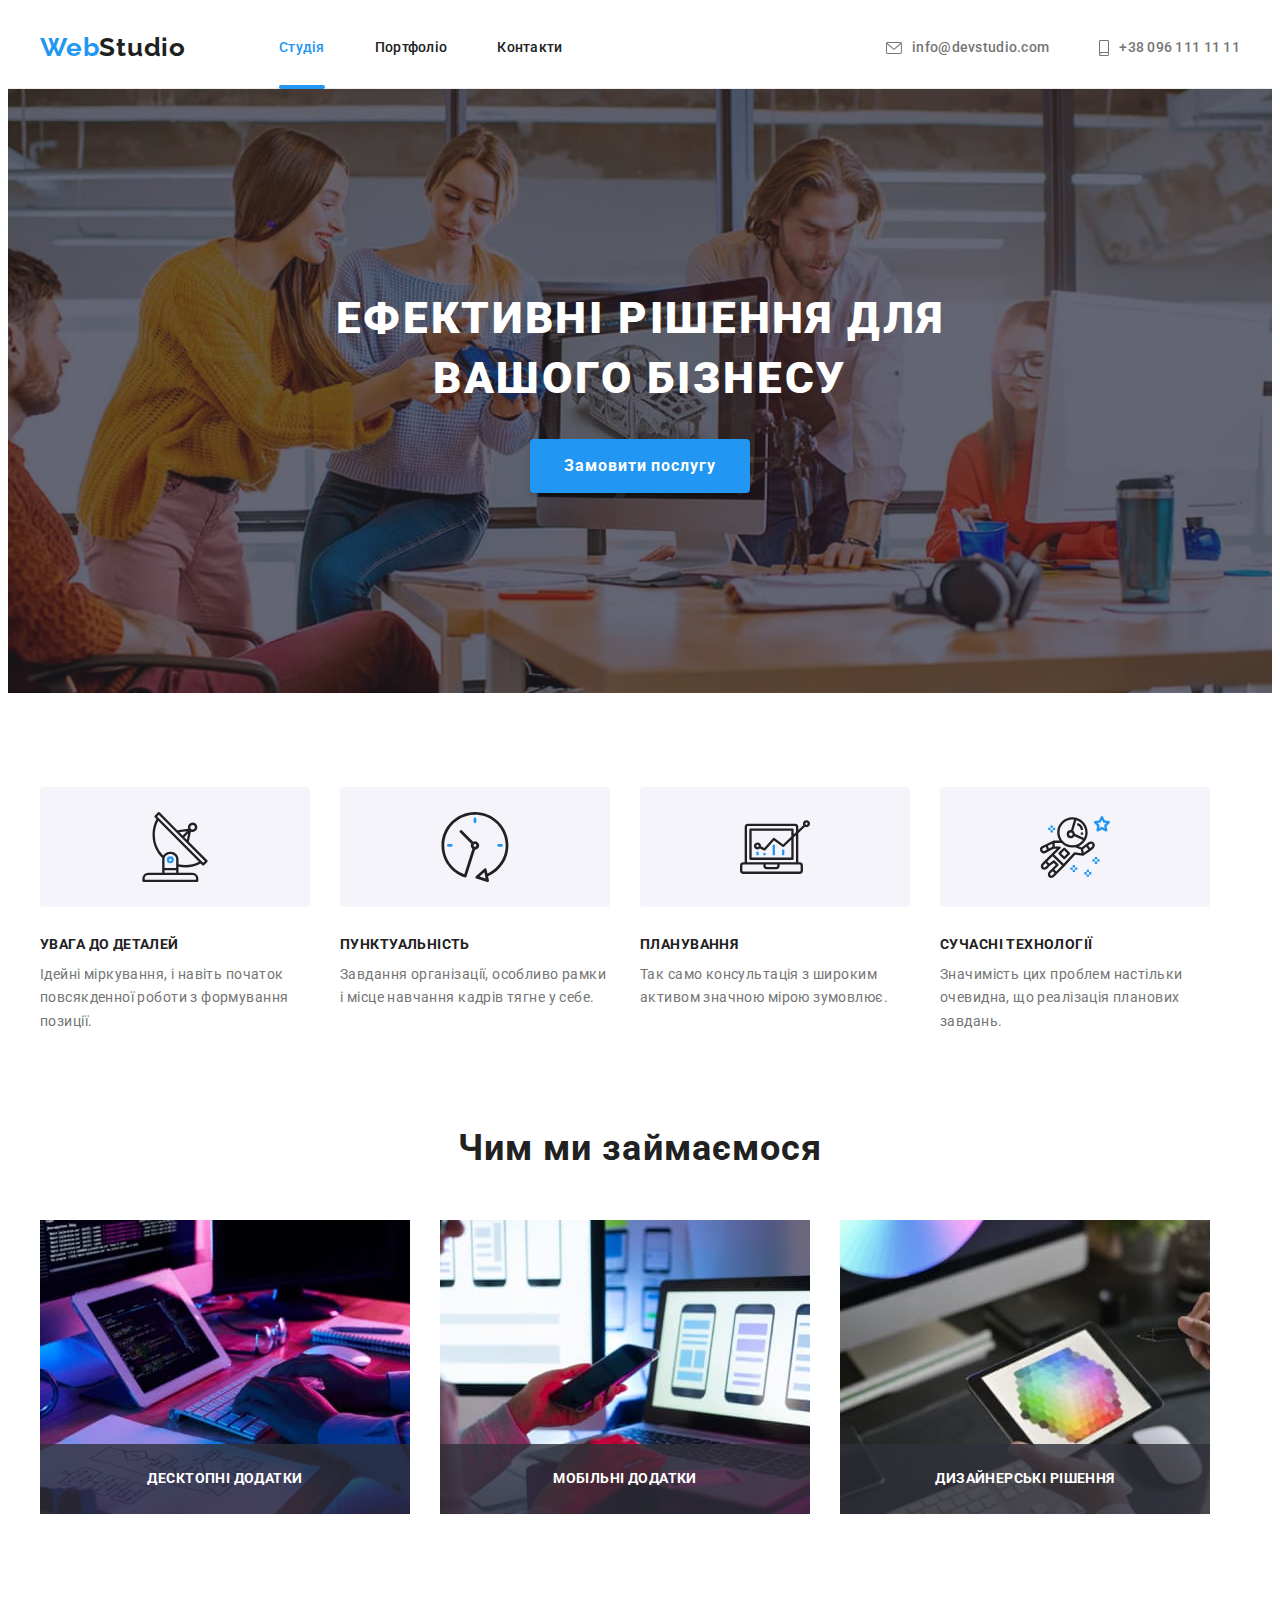
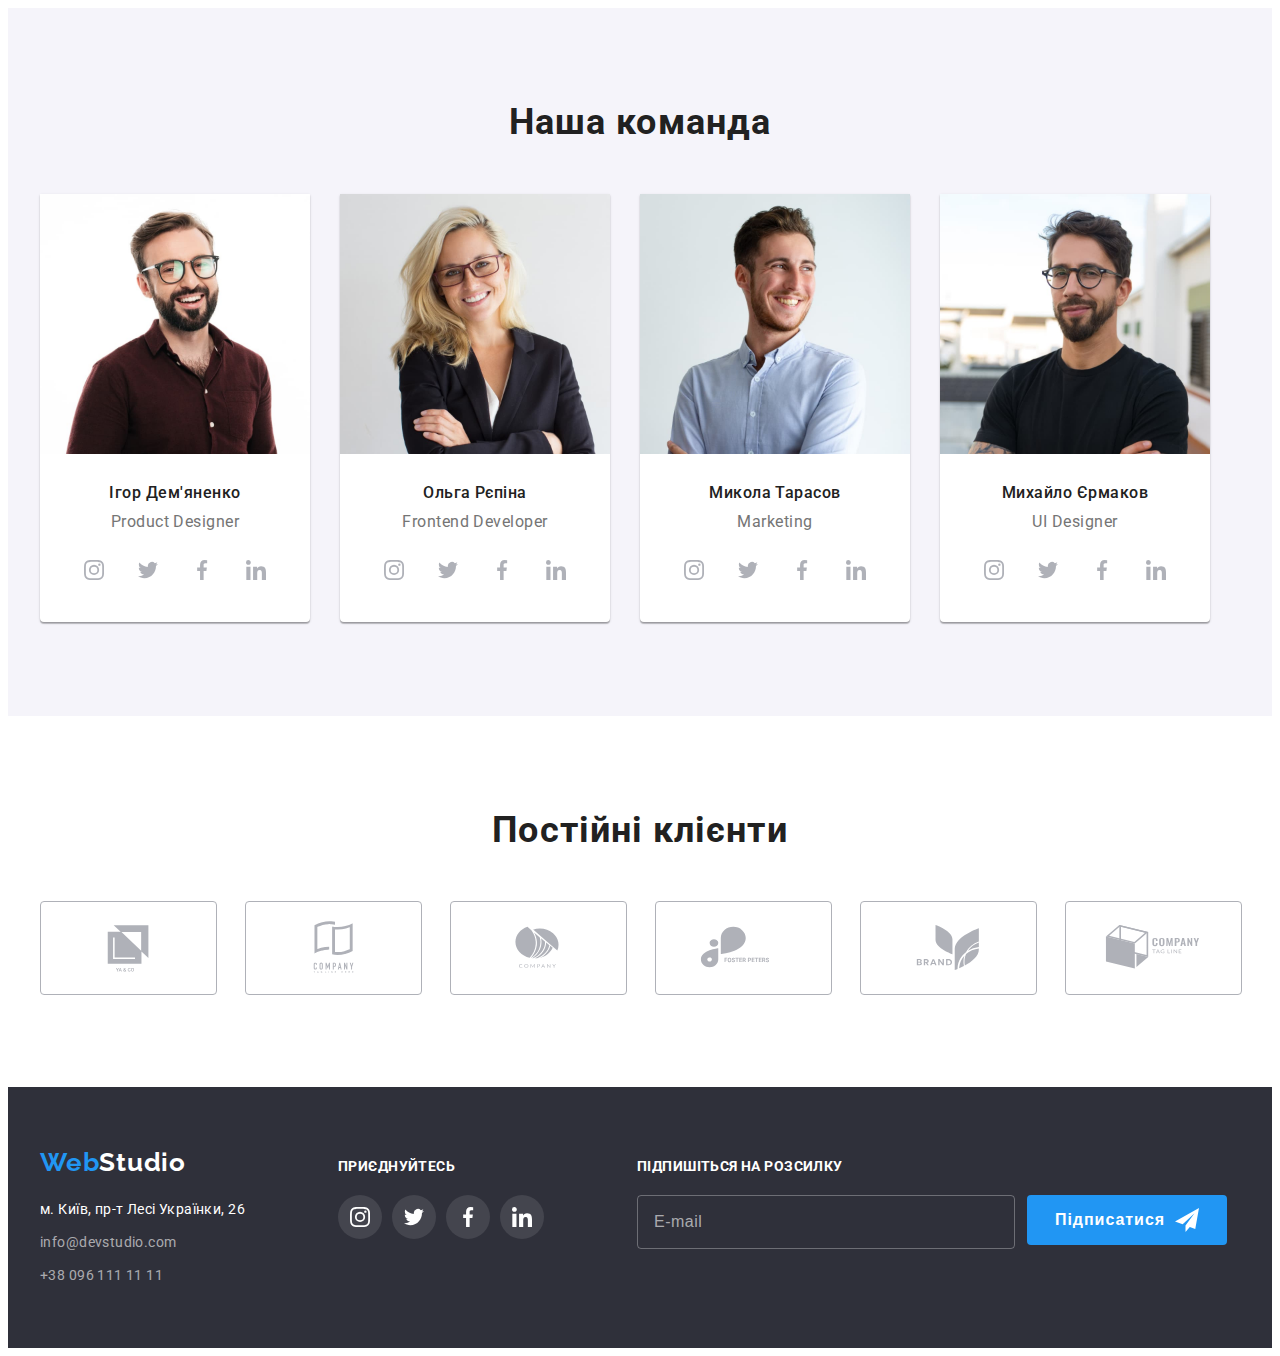
<file: index.html>
<!DOCTYPE html>
<html lang="uk">
  <head>
    <meta charset="UTF-8" />
    <meta http-equiv="X-UA-Compatible" content="IE=edge" />
    <meta name="viewport" content="width=device-width, initial-scale=1.0" />
    <title>studio</title>
    <link rel="preconnect" href="https://fonts.googleapis.com" />
    <link rel="preconnect" href="https://fonts.gstatic.com" crossorigin />
    <link
      href="https://fonts.googleapis.com/css2?family=Raleway:wght@700&family=Roboto:wght@400;500;700;900&display=swap"
      rel="stylesheet"
    />
    <link
      rel="stylesheet"
      href="https://cdnjs.cloudflare.com/ajax/libs/modern-normalize/1.1.0/modern-normalize.min.css"
      integrity="sha512-wpPYUAdjBVSE4KJnH1VR1HeZfpl1ub8YT/NKx4PuQ5NmX2tKuGu6U/JRp5y+Y8XG2tV+wKQpNHVUX03MfMFn9Q=="
      crossorigin="anonymous"
      referrerpolicy="no-referrer"
    />

    <link rel="stylesheet" href="./css/main.min.css" />
  </head>
  <body>
    <header class="heder">
      <!-- головна навігація -->
      <div class="container heder__container">
        <nav class="navigation">
          <a href="./index.html" class="navigation__title"
            ><span class="logo">Web</span>Studio</a
          >
          <ul class="menu list">
            <li class="menu__item">
              <a href="./index.html" class="menu__link current">Студія</a>
            </li>
            <li class="menu__item">
              <a href="./portfolio.html" class="menu__link">Портфоліо</a>
            </li>
            <li class="menu__item">
              <a href="" class="menu__link">Контакти</a>
            </li>
          </ul>
        </nav>
        <ul class="connect header__connect list">
          <li>
            <a href="mailto:info@devstudio.com" class="connect__link">
              <svg class="icon__mail" width="16" height="12">
                <use href="./imges/icons.svg#envelope-hover-1"></use>
              </svg>
              info@devstudio.com
            </a>
          </li>
          <li>
            <a href="tel:+380961111111" class="connect__link">
              <svg class="icon__tell" width="10" height="16">
                <use href="./imges/icons.svg#smartphone"></use>
              </svg>
              +38 096 111 11 11
            </a>
          </li>
        </ul>
      </div>
    </header>
    <main>
      <!-- секція герой -->
      <section class="hero">
        <div class="container hero__container">
          <h1 class="hero__title">Ефективні рішення для вашого бізнесу</h1>
          <button
            type="button"
            name="Замовити послугу"
            class="hero__button"
            data-modal-open
          >
            Замовити послугу
          </button>
        </div>
      </section>
      <!-- секція особливості -->
      <section class="section features">
        <div class="container features__container">
          <h2 class="visually-hidden">Особливості</h2>
          <ul class="list features__list">
            <li class="features__item">
              <div class="wrapper features__wrapper">
                <svg class="features__icon" width="70" height="70">
                  <use href="./imges/icons.svg#antenna-1"></use>
                </svg>
              </div>
              <h3 class="section-subtitle features__title">
                УВАГА ДО ДЕТАЛЕЙ
              </h3>
              <p class="features__text">
                Ідейні міркування, і навіть початок повсякденної роботи з
                формування позиції.
              </p>
            </li>
            <li class="features__item">
              <div class="wrapper features__wrapper">
                <svg class="features__icon" width="70" height="70">
                  <use href="./imges/icons.svg#clock-1"></use>
                </svg>
              </div>
              <h3 class="section-subtitle features__title">
                ПУНКТУАЛЬНІСТЬ
              </h3>
              <p class="features__text">
                Завдання організації, особливо рамки і місце навчання кадрів
                тягне у себе.
              </p>
            </li>
            <li class="features__item">
              <div class="wrapper features__wrapper">
                <svg class="features__icon" width="70" height="70">
                  <use href="./imges/icons.svg#diagram-1"></use>
                </svg>
              </div>
              <h3 class="section-subtitle features__title">ПЛАНУВАННЯ</h3>
              <p class="features__text">
                Так само консультація з широким активом значною мірою зумовлює.
              </p>
            </li>
            <li class="features__item">
              <div class="wrapper features__wrapper">
                <svg class="features__icon" width="70" height="70">
                  <use href="./imges/icons.svg#astronaut-1"></use>
                </svg>
              </div>
              <h3 class="section-subtitle features__title">
                СУЧАСНІ ТЕХНОЛОГІЇ
              </h3>
              <p class="features__text">
                Значимість цих проблем настільки очевидна, що реалізація
                планових завдань.
              </p>
            </li>
          </ul>
        </div>
      </section>
      <!-- секція чим займаємось -->
      <section class="section picture">
        <div class="container">
          <h2 class="section-title picture__title">Чим ми займаємося</h2>
          <ul class="list picture-list">
            <li>
              <div class="picture-list__item">
                <img
                  src="./imges/desktop_applications.jpg"
                  alt="десктопні додатки"
                  width="370"
                  height="294"
                />
                <p class="picture-list__text">Десктопні додатки</p>
              </div>
            </li>
            <li>
              <div class="picture-list__item">
                <img
                  src="./imges/mobile_applications.jpg"
                  alt="мобільні додатки"
                  width="370"
                  height="294"
                />
                <p class="picture-list__text">Мобільні додатки</p>
              </div>
            </li>
            <li>
              <div class="picture-list__item">
                <img
                  src="./imges/design_solutions.jpg"
                  alt="дизайнерські рішення"
                  width="370"
                  height="294"
                />
                <p class="picture-list__text">Дизайнерські рішення</p>
              </div>
            </li>
          </ul>
        </div>
      </section>
      <!-- секція наша команда -->
      <section class="section people-list">
        <div class="container">
          <h2 class="section-title people-list__title">Наша команда</h2>
          <ul class="list people__items">
            <li class="people__card">
              <img src="./imges/igor.jpg" alt="Ігор" width="270" height="260" />
              <div class="people__wrap">
                <h3 class="people__name">Ігор Дем'яненко</h3>
                <p class="people__subtitle">Product Designer</p>
                <ul class="soc-list list">
                  <li class="soc-list__items">
                    <a
                      href=""
                      class="soc-list__link link"
                      target="_blank"
                      rel="noopener"
                    >
                      <svg class="soc-list__icon" width="20" height="20">
                        <use href="./imges/icons.svg#instagram-2"></use>
                      </svg>
                    </a>
                  </li>
                  <li class="soc-list__items">
                    <a
                      href=""
                      class="soc-list__link link"
                      target="_blank"
                      rel="noopener"
                    >
                      <svg class="soc-list__icon" width="20" height="20">
                        <use href="./imges/icons.svg#twitter-1"></use>
                      </svg>
                    </a>
                  </li>
                  <li class="soc-list__items">
                    <a
                      href=""
                      class="soc-list__link link"
                      target="_blank"
                      rel="noopener"
                    >
                      <svg class="soc-list__icon" width="20" height="20">
                        <use href="./imges/icons.svg#facebook-1"></use>
                      </svg>
                    </a>
                  </li>
                  <li class="soc-list__items">
                    <a
                      href=""
                      class="soc-list__link link"
                      target="_blank"
                      rel="noopener"
                    >
                      <svg class="soc-list__icon" width="20" height="20">
                        <use href="./imges/icons.svg#linkedin-1"></use>
                      </svg>
                    </a>
                  </li>
                </ul>
              </div>
            </li>
            <li class="people__card">
              <img
                src="./imges/olga.jpg"
                alt="Ольга Рєпіна"
                width="270"
                height="260"
              />
              <div class="people__wrap">
                <h3 class="people__name">Ольга Рєпіна</h3>
                <p class="people__subtitle">Frontend Developer</p>
                <ul class="soc-list list">
                  <li class="soc-list__items">
                    <a
                      href=""
                      class="soc-list__link link"
                      target="_blank"
                      rel="noopener"
                    >
                      <svg class="soc-list__icon" width="20" height="20">
                        <use href="./imges/icons.svg#instagram-2"></use>
                      </svg>
                    </a>
                  </li>
                  <li class="soc-list__items">
                    <a
                      href=""
                      class="soc-list__link link"
                      target="_blank"
                      rel="noopener"
                    >
                      <svg class="soc-list__icon" width="20" height="20">
                        <use href="./imges/icons.svg#twitter-1"></use>
                      </svg>
                    </a>
                  </li>
                  <li class="soc-list__items">
                    <a
                      href=""
                      class="soc-list__link link"
                      target="_blank"
                      rel="noopener"
                    >
                      <svg class="soc-list__icon" width="20" height="20">
                        <use href="./imges/icons.svg#facebook-1"></use>
                      </svg>
                    </a>
                  </li>
                  <li class="soc-list__items">
                    <a
                      href=""
                      class="soc-list__link link"
                      target="_blank"
                      rel="noopener"
                    >
                      <svg class="soc-list__icon" width="20" height="20">
                        <use href="./imges/icons.svg#linkedin-1"></use>
                      </svg>
                    </a>
                  </li>
                </ul>
              </div>
            </li>
            <li class="people__card">
              <img
                src="./imges/nicholay.jpg"
                alt="Микола Тарасов"
                width="270"
                height="260"
              />
              <div class="people__wrap">
                <h3 class="people__name">Микола Тарасов</h3>
                <p class="people__subtitle">Marketing</p>
                <ul class="soc-list list">
                  <li class="soc-list__items">
                    <a
                      href=""
                      class="soc-list__link link"
                      target="_blank"
                      rel="noopener"
                    >
                      <svg class="soc-list__icon" width="20" height="20">
                        <use href="./imges/icons.svg#instagram-2"></use>
                      </svg>
                    </a>
                  </li>
                  <li class="soc-list__items">
                    <a
                      href=""
                      class="soc-list__link link"
                      target="_blank"
                      rel="noopener"
                    >
                      <svg class="soc-list__icon" width="20" height="20">
                        <use href="./imges/icons.svg#twitter-1"></use>
                      </svg>
                    </a>
                  </li>
                  <li class="soc-list__items">
                    <a
                      href=""
                      class="soc-list__link link"
                      target="_blank"
                      rel="noopener"
                    >
                      <svg class="soc-list__icon" width="20" height="20">
                        <use href="./imges/icons.svg#facebook-1"></use>
                      </svg>
                    </a>
                  </li>
                  <li class="soc-list__items">
                    <a
                      href=""
                      class="soc-list__link link"
                      target="_blank"
                      rel="noopener"
                    >
                      <svg class="soc-list__icon" width="20" height="20">
                        <use href="./imges/icons.svg#linkedin-1"></use>
                      </svg>
                    </a>
                  </li>
                </ul>
              </div>
            </li>
            <li class="people__card">
              <img
                src="./imges/mykhail.jpg"
                alt="Михайло Єрмаков"
                width="270"
                height="260"
              />
              <div class="people__wrap">
                <h3 class="people__name">Михайло Єрмаков</h3>
                <p class="people__subtitle">UI Designer</p>
                <ul class="soc-list list">
                  <li class="soc-list__items">
                    <a
                      href=""
                      class="soc-list__link link"
                      target="_blank"
                      rel="noopener"
                    >
                      <svg class="soc-list__icon" width="20" height="20">
                        <use href="./imges/icons.svg#instagram-2"></use>
                      </svg>
                    </a>
                  </li>
                  <li class="soc-list__items">
                    <a
                      href=""
                      class="soc-list__link link"
                      target="_blank"
                      rel="noopener"
                    >
                      <svg class="soc-list__icon" width="20" height="20">
                        <use href="./imges/icons.svg#twitter-1"></use>
                      </svg>
                    </a>
                  </li>
                  <li class="soc-list__items">
                    <a
                      href=""
                      class="soc-list__link link"
                      target="_blank"
                      rel="noopener"
                    >
                      <svg class="soc-list__icon" width="20" height="20">
                        <use href="./imges/icons.svg#facebook-1"></use>
                      </svg>
                    </a>
                  </li>
                  <li class="soc-list__items">
                    <a
                      href=""
                      class="soc-list__link link"
                      target="_blank"
                      rel="noopener"
                    >
                      <svg class="soc-list__icon" width="20" height="20">
                        <use href="./imges/icons.svg#linkedin-1"></use>
                      </svg>
                    </a>
                  </li>
                </ul>
              </div>
            </li>
          </ul>
        </div>
      </section>
      <!-- секція наші клієнти -->
      <section class="section pic">
        <div class="container pic__wrap">
          <h2 class="section-title pic__title">Постійні клієнти</h2>
          <ul class="pic__list list">
            <li class="pic__item">
              <a href="" class="pic__link link" target="_blank" rel="noopener">
                <svg class="pic__icon" width="106" height="60">
                  <use href="./imges/icons.svg#Logo-1"></use>
                </svg>
              </a>
            </li>
            <li class="pic__item">
              <a href="" class="pic__link link" target="_blank" rel="noopener">
                <svg class="pic__icon" width="106" height="60">
                  <use href="./imges/icons.svg#Logo-2"></use>
                </svg>
              </a>
            </li>
            <li class="pic__item">
              <a href="" class="pic__link link" target="_blank" rel="noopener">
                <svg class="pic__icon" width="106" height="60">
                  <use href="./imges/icons.svg#Logo-3"></use>
                </svg>
              </a>
            </li>
            <li class="pic__item">
              <a href="" class="pic__link link" target="_blank" rel="noopener">
                <svg class="pic__icon" width="106" height="60">
                  <use href="./imges/icons.svg#Logo-4"></use>
                </svg>
              </a>
            </li>
            <li class="pic__item">
              <a href="" class="pic__link link" target="_blank" rel="noopener">
                <svg class="pic__icon" width="106" height="60">
                  <use href="./imges/icons.svg#Logo-5"></use>
                </svg>
              </a>
            </li>
            <li class="pic__item">
              <a href="" class="pic__link link" target="_blank" rel="noopener">
                <svg class="pic__icon" width="106" height="60">
                  <use href="./imges/icons.svg#Logo-6"></use>
                </svg>
              </a>
            </li>
          </ul>
        </div>
      </section>
    </main>
    <!-- підвал -->
    <footer class="footer">
      <div class="container footer__group">
        <div>
          <a href="./index.html" class="footer__title"
            ><span class="logo">Web</span>Studio</a
          >
          <address class="address">
            <p class="address__maps">м. Київ, пр-т Лесі Українки, 26</p>
            <ul class="address__list list">
              <li class="address__mail">
                <a href="mailto:info@devstudio.com" class="address__link"
                  >info@devstudio.com</a
                >
              </li>
              <li>
                <a href="tel:+380961111111" class="address__link"
                  >+38 096 111 11 11</a
                >
              </li>
            </ul>
          </address>
        </div>
        <div class="social__group">
          <h3 class="social__title">приєднуйтесь</h3>
          <ul class="social__list list">
            <li class="social__items">
              <a
                href=""
                class="social__link link"
                target="_blank"
                rel="noopener"
              >
                <svg class="social__icon" width="20" height="20">
                  <use href="./imges/icons.svg#instagram-2"></use>
                </svg>
              </a>
            </li>
            <li class="social__items">
              <a
                href=""
                class="social__link link"
                target="_blank"
                rel="noopener"
              >
                <svg class="social__icon" width="20" height="20">
                  <use href="./imges/icons.svg#twitter-1"></use>
                </svg>
              </a>
            </li>
            <li class="social__items">
              <a
                href=""
                class="social__link link"
                target="_blank"
                rel="noopener"
              >
                <svg class="social__icon" width="20" height="20">
                  <use href="./imges/icons.svg#facebook-1"></use>
                </svg>
              </a>
            </li>
            <li class="social__items">
              <a
                href=""
                class="social__link link"
                target="_blank"
                rel="noopener"
              >
                <svg class="social__icon" width="20" height="20">
                  <use href="./imges/icons.svg#linkedin-1"></use>
                </svg>
              </a>
            </li>
          </ul>
        </div>
        <div class="subscription">
          <p class="subscription__title">Підпишіться на розсилку</p>
          <form class="subscription__form">
            <label>
              <input
                type="email"
                name="subscription-email"
                id="subscription-email"
                class="subscription__email"
                placeholder="E-mail"
                required
              />
            </label>
            <button type="submit" class="subscription__btn">
              Підписатися
              <svg class="subscription__icon" width="24" height="24">
                <use href="./imges/icons.svg#icon-send-1"></use>
              </svg>
            </button>
          </form>
        </div>
      </div>
    </footer>
    <div class="backdrop is-hidden" data-modal>
      <div class="modal">
        <button type="button" class="button__closed" data-modal-close>
          <svg class="button__icon" width="14" height="14">
            <use href="./imges/icons.svg#icon-closed"></use>
          </svg>
        </button>
        <p class="modal__title">Залиште свої дані, ми вам передзвонимо</p>
        <form class="modal__form">
          <label for="user-name" class="modal__label">Ім'я</label>
          <div class="modal__wrap">
            <input
              type="text"
              name="user-name"
              id="user-name"
              class="modal__input"
              required
            />
            <svg class="modal__icon" width="18" height="18">
              <use href="./imges/icons.svg#person-black"></use>
            </svg>
          </div>

          <label for="user-tel" class="modal__label">Телефон</label>
          <div class="modal__wrap">
            <input
              type="tel"
              name="user-tel"
              id="user-tel"
              class="modal__input"
              required
            />
            <svg class="modal__icon" width="18" height="18">
              <use href="./imges/icons.svg#phone-black"></use>
            </svg>
          </div>
          <label for="user-email" class="modal__label">Пошта</label>
          <div class="modal__wrap">
            <input
              type="email"
              name="user-email"
              id="user-email"
              class="modal__input"
            />
            <svg class="modal__icon" width="18" height="18">
              <use href="./imges/icons.svg#email-black"></use>
            </svg>
          </div>
          <label for="comment" class="modal__label">Коментар</label>
          <textarea
            name="comment"
            id="comment"
            placeholder="Введіть текст"
            class="modal__comment"
          ></textarea>
          <div class="checkbox">
            <input
              type="checkbox"
              id="privacy"
              name="privacy"
              class="checkbox__style visually-hidden"
            />
            <label for="privacy" class="checkbox__text">
              <span>
                <svg class="icon-checkbox" width="16" height="15">
                  <use href="./imges/icons.svg#icon-check"></use>
                </svg>
              </span>
              Погоджуюся з розсилкою та приймаю
              <a href="./" class="checkbox__link"> Умови договору</a>
            </label>
          </div>

          <button type="submit" class="button__submint">Відправити</button>
        </form>
      </div>
    </div>
    <script src="./js/modal.js"></script>
  </body>
</html>
</file>
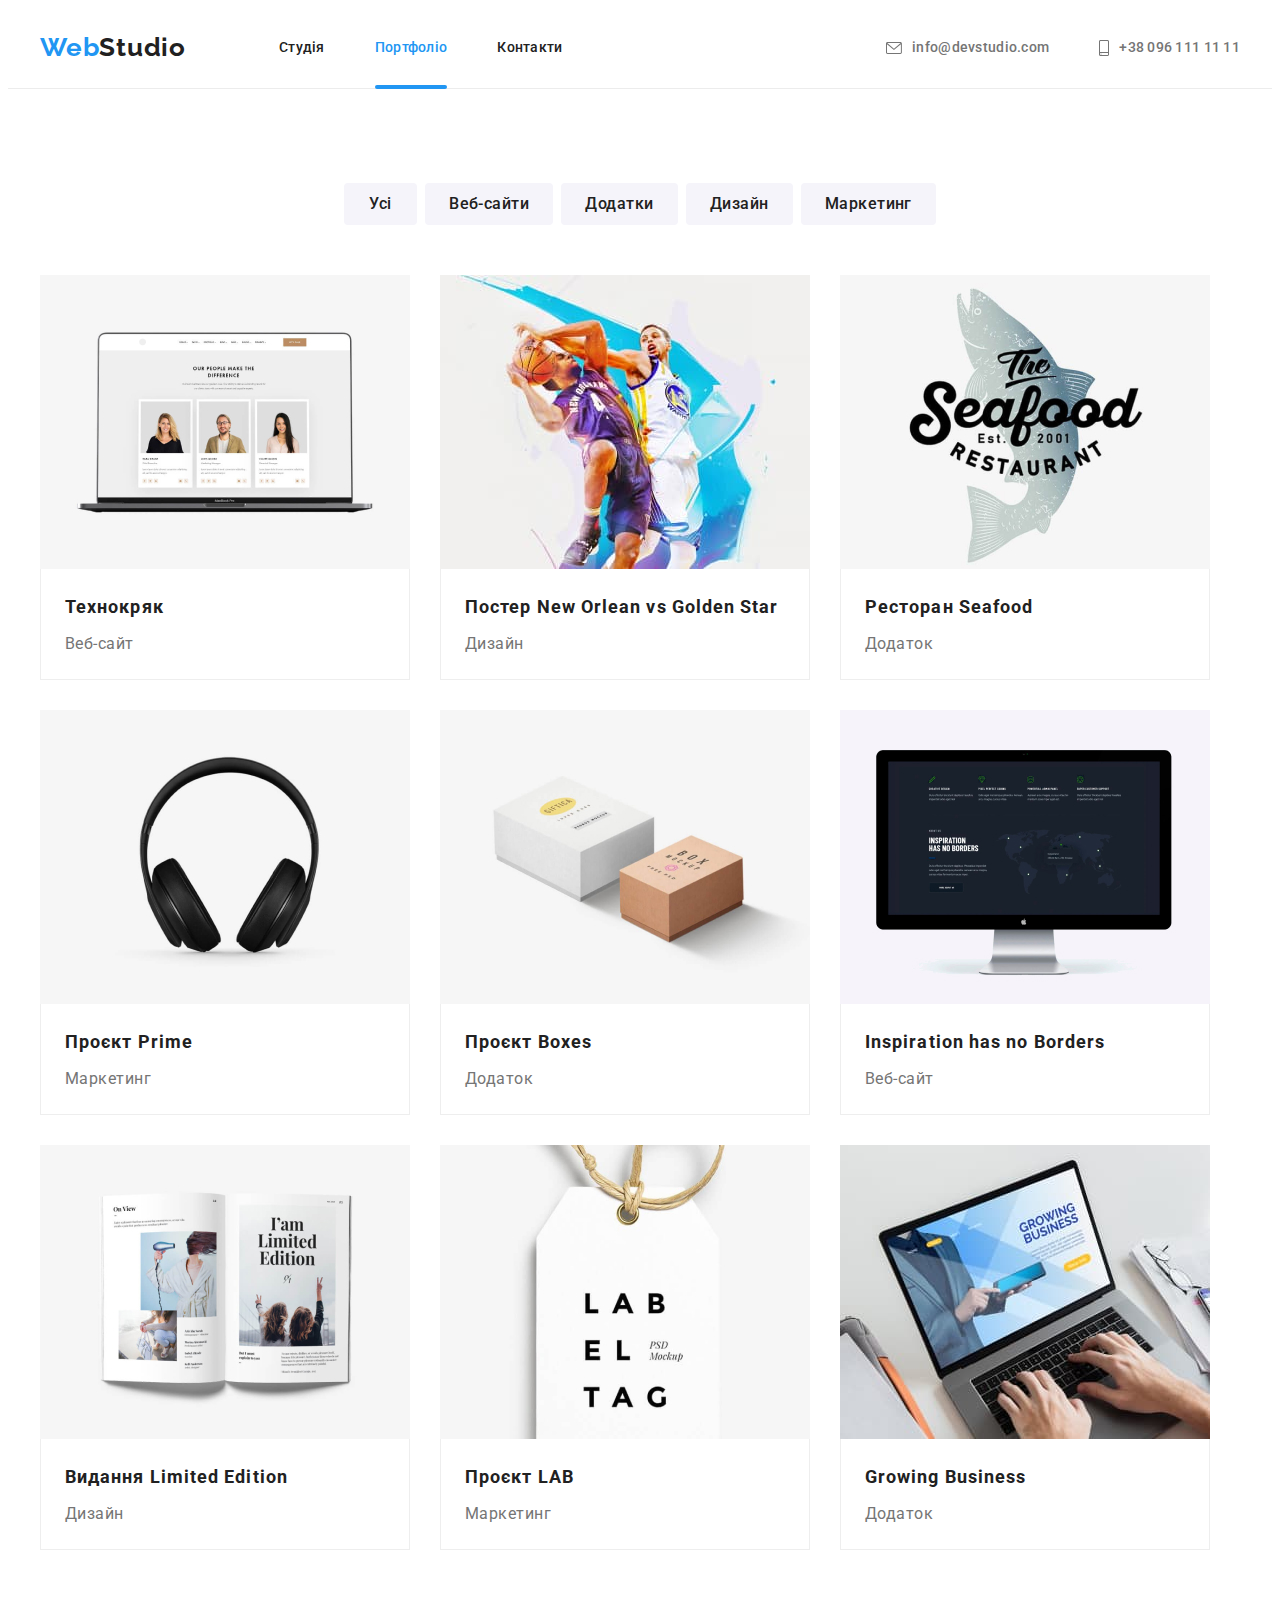
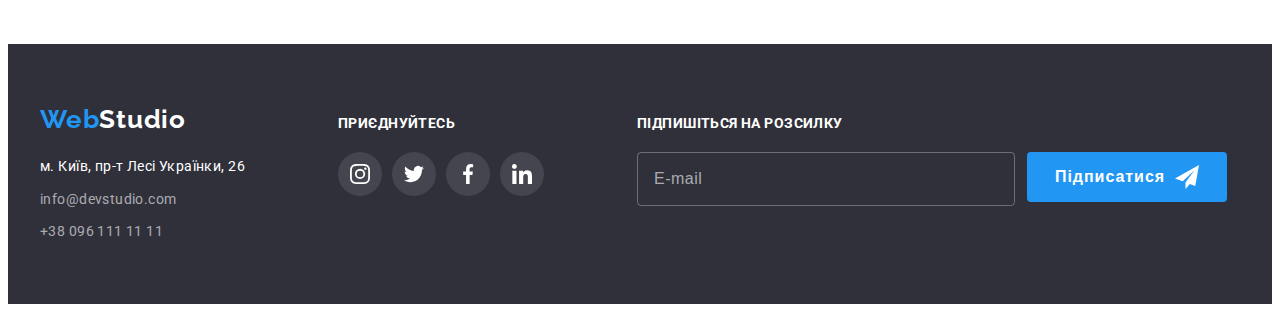
<file: portfolio.html>
<!DOCTYPE html>
<html lang="uk">
  <head>
    <meta charset="UTF-8" />
    <meta http-equiv="X-UA-Compatible" content="IE=edge" />
    <meta name="viewport" content="width=device-width, initial-scale=1.0" />
    <title>portfolio</title>
    <link rel="preconnect" href="https://fonts.googleapis.com" />
    <link rel="preconnect" href="https://fonts.gstatic.com" crossorigin />
    <link
      href="https://fonts.googleapis.com/css2?family=Raleway:wght@700&family=Roboto:wght@400;500;700;900&display=swap"
      rel="stylesheet"
    />
    <link
      rel="stylesheet"
      href="https://cdnjs.cloudflare.com/ajax/libs/modern-normalize/1.1.0/modern-normalize.min.css"
      integrity="sha512-wpPYUAdjBVSE4KJnH1VR1HeZfpl1ub8YT/NKx4PuQ5NmX2tKuGu6U/JRp5y+Y8XG2tV+wKQpNHVUX03MfMFn9Q=="
      crossorigin="anonymous"
      referrerpolicy="no-referrer"
    />
    <link rel="stylesheet" href="./css/main.min.css" />
  </head>
  <body>
    <header class="heder">
      <!-- головна навігація -->
      <div class="container heder__container">
        <nav class="navigation">
          <a href="./index.html" class="navigation__title"
            ><span class="logo">Web</span>Studio</a
          >
          <ul class="menu list">
            <li class="menu__item">
              <a href="./index.html" class="menu__link">Студія</a>
            </li>
            <li class="menu__item">
              <a href="./portfolio.html" class="menu__link current"
                >Портфоліо</a
              >
            </li>
            <li class="menu__item">
              <a href="" class="menu__link">Контакти</a>
            </li>
          </ul>
        </nav>
        <ul class="connect header__connect list">
          <li>
            <a href="mailto:info@devstudio.com" class="connect__link">
              <svg class="icon__mail" width="16" height="12">
                <use href="./imges/icons.svg#envelope-hover-1"></use>
              </svg>
              info@devstudio.com
            </a>
          </li>
          <li>
            <a href="tel:+380961111111" class="connect__link">
              <svg class="icon__tell" width="10" height="16">
                <use href="./imges/icons.svg#smartphone"></use>
              </svg>
              +38 096 111 11 11
            </a>
          </li>
        </ul>
      </div>
    </header>
    <main>
      <!-- секція фільтру портфоліо-->
      <section class="section">
        <div class="container">
          <h1 class="visually-hidden">Портфоліо</h1>
          <ul class="list filter">
            <li>
              <button type="button" name="Усі" class="filter__btn">Усі</button>
            </li>
            <li>
              <button type="button" name="Веб-сайти" class="filter__btn">
                Веб-сайти
              </button>
            </li>
            <li>
              <button type="button" name="Додатки" class="filter__btn">
                Додатки
              </button>
            </li>
            <li>
              <button type="button" name="Дизайн" class="filter__btn">
                Дизайн
              </button>
            </li>
            <li>
              <button type="button" name="Маркетинг" class="filter__btn">
                Маркетинг
              </button>
            </li>
          </ul>
          <!-- проекти -->
          <ul class="list gallery-list">
            <li>
              <a href="" class="gallery-list__link">
                <div class="gallery-list__wrap">
                  <img
                    src="./imges/portfolio/img_1.jpg"
                    alt="ноутбук"
                    width="370"
                    height="294"
                  />
                  <p class="gallery-list__text">
                    Ресурс пропонує комплексні пропозиції з різним рівнем
                    функціоналу та сервісів. Все це дозволить відвідувачу
                    отримати вичерпні відомості про компанію чи приватну особу.
                  </p>
                </div>
                <div class="gallery-list__footer">
                  <h2 class="gallery-list__title">Технокряк</h2>
                  <p class="gallery-list__subtitle">Веб-сайт</p>
                </div>
              </a>
            </li>
            <li class="project">
              <a href="" class="gallery-list__link">
                <div class="gallery-list__wrap">
                  <img
                    src="./imges/portfolio/img_2.jpg"
                    alt="баскетбол"
                    width="370"
                    height="294"
                  />
                  <p class="gallery-list__text">
                    Ресурс пропонує комплексні пропозиції з різним рівнем
                    функціоналу та сервісів. Все це дозволить відвідувачу
                    отримати вичерпні відомості про компанію чи приватну особу.
                  </p>
                </div>
                <div class="gallery-list__footer">
                  <h2 class="gallery-list__title">
                    Постер New Orlean vs Golden Star
                  </h2>
                  <p class="gallery-list__subtitle">Дизайн</p>
                </div>
              </a>
            </li>
            <li class="project">
              <a href="" class="gallery-list__link">
                <div class="gallery-list__wrap">
                  <img
                    src="./imges/portfolio/img_3.jpg"
                    alt="логотип ресторану"
                    width="370"
                    height="294"
                  />
                  <p class="gallery-list__text">
                    Ресурс пропонує комплексні пропозиції з різним рівнем
                    функціоналу та сервісів. Все це дозволить відвідувачу
                    отримати вичерпні відомості про компанію чи приватну особу.
                  </p>
                </div>
                <div class="gallery-list__footer">
                  <h2 class="gallery-list__title">Ресторан Seafood</h2>
                  <p class="gallery-list__subtitle">Додаток</p>
                </div>
              </a>
            </li>
            <li class="project">
              <a href="" class="gallery-list__link">
                <div class="gallery-list__wrap">
                  <img
                    src="./imges/portfolio/img_4.jpg"
                    alt="навушники"
                    width="370"
                    height="294"
                  />
                  <p class="gallery-list__text">
                    Ресурс пропонує комплексні пропозиції з різним рівнем
                    функціоналу та сервісів. Все це дозволить відвідувачу
                    отримати вичерпні відомості про компанію чи приватну особу.
                  </p>
                </div>
                <div class="gallery-list__footer">
                  <h2 class="gallery-list__title">Проєкт Prime</h2>
                  <p class="gallery-list__subtitle">Маркетинг</p>
                </div>
              </a>
            </li>
            <li class="project">
              <a href="" class="gallery-list__link">
                <div class="gallery-list__wrap">
                  <img
                    src="./imges/portfolio/img_5.jpg"
                    alt="коробки"
                    width="370"
                    height="294"
                  />
                  <p class="gallery-list__text">
                    Ресурс пропонує комплексні пропозиції з різним рівнем
                    функціоналу та сервісів. Все це дозволить відвідувачу
                    отримати вичерпні відомості про компанію чи приватну особу.
                  </p>
                </div>
                <div class="gallery-list__footer">
                  <h2 class="gallery-list__title">Проєкт Boxes</h2>
                  <p class="gallery-list__subtitle">Додаток</p>
                </div>
              </a>
            </li>
            <li class="project">
              <a href="" class="gallery-list__link">
                <div class="gallery-list__wrap">
                  <img
                    src="./imges/portfolio/img_6.jpg"
                    alt="монітор"
                    width="370"
                    height="294"
                  />
                  <p class="gallery-list__text">
                    Ресурс пропонує комплексні пропозиції з різним рівнем
                    функціоналу та сервісів. Все це дозволить відвідувачу
                    отримати вичерпні відомості про компанію чи приватну особу.
                  </p>
                </div>
                <div class="gallery-list__footer">
                  <h2 class="gallery-list__title">
                    Inspiration has no Borders
                  </h2>
                  <p class="gallery-list__subtitle">Веб-сайт</p>
                </div>
              </a>
            </li>
            <li class="project">
              <a href="" class="gallery-list__link">
                <div class="gallery-list__wrap">
                  <img
                    src="./imges/portfolio/img_7.jpg"
                    alt="газета"
                    width="370"
                    height="294"
                  />
                  <p class="gallery-list__text">
                    Ресурс пропонує комплексні пропозиції з різним рівнем
                    функціоналу та сервісів. Все це дозволить відвідувачу
                    отримати вичерпні відомості про компанію чи приватну особу.
                  </p>
                </div>
                <div class="gallery-list__footer">
                  <h2 class="gallery-list__title">Видання Limited Edition</h2>
                  <p class="gallery-list__subtitle">Дизайн</p>
                </div>
              </a>
            </li>
            <li class="project">
              <a href="" class="gallery-list__link">
                <div class="gallery-list__wrap">
                  <img
                    src="./imges/portfolio/img_8.jpg"
                    alt="бірка"
                    width="370"
                    height="294"
                  />
                  <p class="gallery-list__text">
                    Ресурс пропонує комплексні пропозиції з різним рівнем
                    функціоналу та сервісів. Все це дозволить відвідувачу
                    отримати вичерпні відомості про компанію чи приватну особу.
                  </p>
                </div>
                <div class="gallery-list__footer">
                  <h2 class="gallery-list__title">Проєкт LAB</h2>
                  <p class="gallery-list__subtitle">Маркетинг</p>
                </div>
              </a>
            </li>
            <li class="project">
              <a href="" class="gallery-list__link">
                <div class="gallery-list__wrap">
                  <img
                    src="./imges/portfolio/img_9.jpg"
                    alt="ноутбук"
                    width="370"
                    height="294"
                  />
                  <p class="gallery-list__text">
                    Ресурс пропонує комплексні пропозиції з різним рівнем
                    функціоналу та сервісів. Все це дозволить відвідувачу
                    отримати вичерпні відомості про компанію чи приватну особу.
                  </p>
                </div>
                <div class="gallery-list__footer">
                  <h2 class="gallery-list__title">Growing Business</h2>
                  <p class="gallery-list__subtitle">Додаток</p>
                </div>
              </a>
            </li>
          </ul>
        </div>
      </section>
    </main>
    <!-- підвал -->
    <footer class="footer">
      <div class="container footer__group">
        <div>
          <a href="./index.html" class="footer__title"
            ><span class="logo">Web</span>Studio</a
          >
          <address class="address">
            <p class="address__maps">м. Київ, пр-т Лесі Українки, 26</p>
            <ul class="address__list list">
              <li class="address__mail">
                <a href="mailto:info@devstudio.com" class="address__link"
                  >info@devstudio.com</a
                >
              </li>
              <li>
                <a href="tel:+380961111111" class="address__link"
                  >+38 096 111 11 11</a
                >
              </li>
            </ul>
          </address>
        </div>
        <div class="social__group">
          <h3 class="social__title">приєднуйтесь</h3>
          <ul class="social__list list">
            <li class="social__items">
              <a
                href=""
                class="social__link link"
                target="_blank"
                rel="noopener"
              >
                <svg class="social__icon" width="20" height="20">
                  <use href="./imges/icons.svg#instagram-2"></use>
                </svg>
              </a>
            </li>
            <li class="social__items">
              <a
                href=""
                class="social__link link"
                target="_blank"
                rel="noopener"
              >
                <svg class="social__icon" width="20" height="20">
                  <use href="./imges/icons.svg#twitter-1"></use>
                </svg>
              </a>
            </li>
            <li class="social__items">
              <a
                href=""
                class="social__link link"
                target="_blank"
                rel="noopener"
              >
                <svg class="social__icon" width="20" height="20">
                  <use href="./imges/icons.svg#facebook-1"></use>
                </svg>
              </a>
            </li>
            <li class="social__items">
              <a
                href=""
                class="social__link link"
                target="_blank"
                rel="noopener"
              >
                <svg class="social__icon" width="20" height="20">
                  <use href="./imges/icons.svg#linkedin-1"></use>
                </svg>
              </a>
            </li>
          </ul>
        </div>
        <div class="subscription">
          <p class="subscription__title">Підпишіться на розсилку</p>
          <form class="subscription__form">
            <label>
              <input
                type="email"
                name="subscription-email"
                id="subscription-email"
                class="subscription__email"
                placeholder="E-mail"
                required
              />
            </label>
            <button type="submit" class="subscription__btn">
              Підписатися
              <svg class="subscription__icon" width="24" height="24">
                <use href="./imges/icons.svg#icon-send-1"></use>
              </svg>
            </button>
          </form>
        </div>
      </div>
    </footer>
  </body>
</html>
</file>
<file: css/main.min.css>
:root{--main-text-color: #212121;--title-text-color: #757575;--accent-text-color: #2196f3;--text-color: #ffffff;--main-background-color: #ffffff;--background-color: #f5f4fa;--footer-background-color: #2f303a;--button-background-color: #2196f3;--accent-button-background-color: #188ce8;--accent-button-filter-background-color: #2196f3;--hero-background-color: #c4c4c4;--addres-link-color: rgba(255, 255, 255, 0.6);--accent-client-color: #2196f3;--client-color: #afb1b8;--icon-color: #ffffff;--checkbox-color: #2196f3;--accent-user-icon: #2196f3;--accent-border-color: #2196f3}p,h1,h2,h3,h4,h5,h6{margin:0}ul,ol{margin:0;padding-left:0}img{display:block;max-width:100%;height:auto}body{font-family:"Roboto",sans-serif;color:var(--main-text-color);background-color:var(--main-background-color)}a{text-decoration:none}.list{list-style:none}.visually-hidden{position:absolute;white-space:nowrap;width:1px;height:1px;overflow:hidden;border:0;padding:0;clip:rect(0 0 0 0);-webkit-clip-path:inset(50%);clip-path:inset(50%);margin:-1px}.heder{border-bottom:1px solid #ececec}.heder__container{display:flex;align-items:center;justify-content:space-between}.navigation{display:flex;align-items:center}.navigation__title{font-size:26px;line-height:1.19;font-weight:700;letter-spacing:0.03em;display:block;font-family:"Raleway",sans-serif;color:var(--main-text-color);margin-right:93px;padding-top:24px;padding-bottom:25px}.menu{display:flex;gap:50px}.menu__item{position:relative}.menu__link{font-size:14px;line-height:1.14;font-weight:500;letter-spacing:0.02em;display:block;color:var(--main-text-color);padding-top:32px;padding-bottom:32px;transition:color 250ms cubic-bezier(0.4, 0, 0.2, 1)}.menu__link:hover,.menu__link:focus{color:var(--accent-text-color)}.menu__link.current{color:var(--accent-text-color)}.menu__link.current::after{content:"";position:absolute;background-color:#2196f3;width:100%;height:4px;border-radius:2px;bottom:-1px;left:0px}.header__connect{display:flex;align-items:center;gap:50px}.connect__link{font-size:14px;line-height:1.14;font-weight:500;letter-spacing:0.02em;display:flex;color:var(--title-text-color);padding-top:32px;padding-bottom:32px;gap:10px;align-items:center;transition:color 250ms cubic-bezier(0.4, 0, 0.2, 1)}.connect__link:hover,.connect__link:focus{color:var(--accent-text-color)}.icon__mail{fill:currentColor}.icon__tell{fill:currentColor}.footer{background-color:var(--footer-background-color);padding-top:60px;padding-bottom:60px}.footer__group{display:flex;gap:93px;align-items:baseline}.footer__title{font-size:26px;line-height:1.19;font-weight:700;letter-spacing:0.03em;font-family:"Raleway",sans-serif;color:var(--text-color);margin-right:0px;margin-bottom:20px}.address{font-size:14px;line-height:1.71;letter-spacing:0.03em;font-style:normal;color:var(--text-color);margin-top:20px}.address__maps{margin-bottom:9px}.address__mail{margin-bottom:9px}.address__link{font-size:14px;line-height:1.71;letter-spacing:0.03em;color:var(--addres-link-color);transition:color 250ms cubic-bezier(0.4, 0, 0.2, 1)}.address__link:hover,.address__link:focus{color:var(--accent-text-color)}.social__group{display:block}.social__title{font-size:14px;line-height:1.14;font-weight:700;letter-spacing:0.03em;color:var(--text-color);text-transform:uppercase}.social__list{display:flex;justify-content:center;gap:10px;margin-top:20px}.social__items{width:44px;height:44px}.social__link{width:100%;height:100%;display:flex;background:rgba(255,255,255,.1);border-radius:50%;align-items:center;justify-content:center;color:var(--text-color);transition:background-color 250ms cubic-bezier(0.4, 0, 0.2, 1)}.social__link:hover,.social__link:focus{background-color:var(--accent-client-color)}.social__icon{fill:currentColor}.subscription__title{font-size:14px;line-height:1.14;font-weight:700;letter-spacing:0.03em;text-transform:uppercase;color:var(--text-color)}.subscription__form{display:flex;margin-top:20px}.subscription__email{font-size:16px;line-height:1.25;letter-spacing:0.03em;width:358px;height:50px;color:var(--text-color);padding-left:16px;outline:rgba(0,0,0,0);background-color:inherit;border:1px solid rgba(255,255,255,.3);border-radius:4px;transition:filter 250ms cubic-bezier(0.4, 0, 0.2, 1),border-color 250ms cubic-bezier(0.4, 0, 0.2, 1)}.subscription__email:hover,.subscription__email:focus{filter:drop-shadow(0px 4px 4px rgba(0, 0, 0, 0.15));border-color:var(--accent-border-color)}.subscription__email::-moz-placeholder{font-size:16px;line-height:1.25;letter-spacing:0.03em;align-items:center;color:rgba(255,255,255,.6)}.subscription__email:-ms-input-placeholder{font-size:16px;line-height:1.25;letter-spacing:0.03em;align-items:center;color:rgba(255,255,255,.6)}.subscription__email::placeholder{font-size:16px;line-height:1.25;letter-spacing:0.03em;align-items:center;color:rgba(255,255,255,.6)}.subscription__btn{font-size:16px;line-height:1.88;font-weight:700;letter-spacing:0.06em;display:flex;align-items:center;justify-content:center;color:var(--text-color);width:200px;height:50px;margin-left:12px;background-color:var(--button-background-color);border-radius:4px;cursor:pointer;border-color:rgba(0,0,0,0);transition:box-shadow 250ms cubic-bezier(0.4, 0, 0.2, 1)}.subscription__btn:focus,.subscription__btn:hover,.subscription__btn:active{box-shadow:0px 4px 4px rgba(0,0,0,.15)}.subscription__icon{fill:var(--icon-color);margin-left:10px}.container{margin-left:auto;margin-right:auto;width:1200px;padding-left:15px;padding-right:15px}.logo{color:var(--accent-text-color)}.section{padding-top:94px;padding-bottom:94px}.section-title{font-size:36px;line-height:1.16;font-weight:700;letter-spacing:0.03em;text-align:center;color:var(--main-text-color);margin-bottom:50px}.backdrop{width:100%;height:100%;background-color:rgba(0,0,0,.2);position:fixed;top:0;transition:opacity 250ms cubic-bezier(0.4, 0, 0.2, 1),visibility 250ms cubic-bezier(0.4, 0, 0.2, 1)}.is-hidden{visibility:hidden;opacity:0;pointer-events:none}.modal{width:528px;height:581px;background-color:var(--main-background-color);box-shadow:0px 1px 3px rgba(0,0,0,.12),0px 1px 1px rgba(0,0,0,.14),0px 2px 1px rgba(0,0,0,.2);border-radius:4px;position:absolute;top:50%;left:50%;transform:translate(-50%, -50%) scale(1) rotate(0);transition:transform 250ms cubic-bezier(0.4, 0, 0.2, 1),border-radius 250ms cubic-bezier(0.4, 0, 0.2, 1);padding:40px}.backdrop.is-hidden .modal{transform:translate(-50%, -50%) scale(0) rotate(-180deg);border-radius:50%}.button__closed{width:30px;height:30px;background-color:var(--main-background-color);border:1px solid rgba(0,0,0,.1);display:flex;align-items:center;justify-content:center;border-radius:50%;right:8px;top:8px;position:absolute;cursor:pointer}.button__icon{transition:fill 250ms cubic-bezier(0.4, 0, 0.2, 1)}.button__closed:hover .button__icon,.button__closed:active .button__icon,.button__closed:focus .button__icon{fill:var(--accent-button-filter-background-color)}.modal__title{font-size:20px;line-height:1.15;font-weight:700;letter-spacing:0.03em;text-align:center;color:var(--main-text-color);margin-bottom:12px}.modal__label,.modal__comment{font-size:12px;line-height:1.16;letter-spacing:0.01em;display:block;color:var(--title-text-color);margin-bottom:4px}.modal__wrap{position:relative;margin-bottom:10px}.modal__input{font-size:14px;line-height:1.16;letter-spacing:0.01em;width:100%;height:40px;border:1px solid rgba(33,33,33,.2);border-radius:4px;color:var(--main-text-color);padding-left:42px;outline:rgba(0,0,0,0);transition:border-color 250ms cubic-bezier(0.4, 0, 0.2, 1)}.modal__input:focus,.modal__input:hover{border-color:var(--accent-border-color)}.modal__comment{font-size:14px;line-height:1.16;letter-spacing:0.01em;height:120px;width:100%;border:1px solid rgba(33,33,33,.2);display:block;border-radius:4px;outline:rgba(0,0,0,0);resize:none;padding:12px 16px;transition:border-color 250ms cubic-bezier(0.4, 0, 0.2, 1)}.modal__comment:focus,.modal__comment:hover{border-color:var(--accent-border-color)}.modal__comment::-moz-placeholder{font-size:12px;line-height:1.16;letter-spacing:0.01em;color:rgba(117,117,117,.5)}.modal__comment:-ms-input-placeholder{font-size:12px;line-height:1.16;letter-spacing:0.01em;color:rgba(117,117,117,.5)}.modal__comment::placeholder{font-size:12px;line-height:1.16;letter-spacing:0.01em;color:rgba(117,117,117,.5)}.modal__icon{position:absolute;left:8px;top:50%;transform:translateY(-50%)}.modal__input:focus+.modal__icon,.modal__input:hover+.modal__icon{fill:var(--accent-user-icon)}.checkbox{margin-top:20px;margin-bottom:30px;display:flex;justify-content:center}.checkbox__text{font-size:14px;line-height:1.71;letter-spacing:0.03em;color:var(--title-text-color);display:flex;align-items:center}.checkbox__text span{width:16px;height:15px;border:2px solid #212121;border-radius:2px;display:flex;align-items:center;justify-content:center;fill:none;margin-right:7px}.checkbox__style:checked+.checkbox__text span{fill:var(--text-color);background-color:var(--checkbox-color);border:var(--checkbox-color)}.checkbox__link{margin-left:2px;color:var(--checkbox-color)}.button__submint{font-size:16px;line-height:1.87;font-weight:700;letter-spacing:0.06em;display:flex;align-items:center;text-align:center;padding:10px 52px;margin-top:30px;font-family:inherit;color:var(--text-color);cursor:pointer;border-color:rgba(0,0,0,0);background-color:var(--button-background-color);border-radius:4px;margin-left:auto;margin-right:auto;width:200px;height:50px;transition:background-color 250ms cubic-bezier(0.4, 0, 0.2, 1),box-shadow 250ms cubic-bezier(0.4, 0, 0.2, 1)}.button__submint:hover,.button__submint:focus,.button__submint:active{background-color:var(--accent-button-background-color);box-shadow:0px 4px 4px rgba(0,0,0,.15)}.pic__list{display:flex;gap:30px;justify-content:center}.pic__item{width:calc((100% - 150px)/6);height:92px}.pic__link{display:flex;width:100%;height:100%;border:1px solid var(--client-color);border-radius:4px;align-items:center;justify-content:center;transition:border-color 250ms cubic-bezier(0.4, 0, 0.2, 1)}.pic__link:hover,.pic__link:focus{border-color:var(--accent-client-color)}.pic__icon{fill:var(--client-color);transition:fill 250ms cubic-bezier(0.4, 0, 0.2, 1)}.pic__link:hover .pic__icon,.pic__link:focus .pic__icon{fill:var(--accent-client-color)}.hero{padding-top:200px;padding-bottom:200px;text-align:center;margin:0px auto;background:var(--hero-background-color);background-image:linear-gradient(rgba(47, 48, 58, 0.4), rgba(47, 48, 58, 0.4)),url(../imges/bg-hero.jpg);background-repeat:no-repeat;background-position:center;background-size:cover;max-width:1600px}.hero__title{font-size:44px;line-height:1.36;font-weight:900;letter-spacing:0.06em;text-transform:uppercase;color:var(--text-color);max-width:696px;margin-bottom:30px;margin-left:auto;margin-right:auto}.hero__button{font-size:16px;line-height:1.87;font-weight:700;letter-spacing:0.06em;font-family:inherit;background:var(--button-background-color);box-shadow:0px 4px 4px rgba(0,0,0,.15);border-radius:4px;text-align:center;color:var(--text-color);cursor:pointer;border-color:rgba(0,0,0,0);padding:10px 32px;transition:background-color 250ms cubic-bezier(0.4, 0, 0.2, 1)}.hero__button:hover,.hero__button:focus,.hero__button:active{background-color:var(--accent-button-background-color)}.features__list{display:flex;gap:30px}.features__item{max-width:270px}.features__wrapper{display:flex;border-radius:4px;background-color:var(--background-color);height:120px;align-items:center;justify-content:center;margin-bottom:30px}.features__title{font-size:14px;line-height:1.14;font-weight:700;letter-spacing:0.03em;text-transform:uppercase;color:var(--main-text-color);margin-bottom:10px}.features__text{font-size:14px;line-height:1.71;letter-spacing:0.03em;color:var(--title-text-color)}.picture{padding-top:0px}.picture-list{display:flex;gap:30px}.picture-list__item{position:relative}.picture-list__text{font-size:14px;line-height:1.14;font-weight:700;letter-spacing:0.03em;display:flex;align-items:center;justify-content:center;color:var(--text-color);text-transform:uppercase;position:absolute;bottom:0px;background-color:rgba(47,48,58,.8);width:100%;height:70px}.people-list{background-color:var(--background-color)}.people__items{display:flex;gap:30px;background-color:var(--background-color)}.people__card{background-color:var(--main-background-color);border-radius:0px 0px 4px 4px;box-shadow:0px 1px 3px rgba(0,0,0,.12),0px 1px 1px rgba(0,0,0,.14),0px 2px 1px rgba(0,0,0,.2)}.people__wrap{padding-top:30px;padding-bottom:30px}.people__name{font-size:16px;line-height:1.18;font-weight:500;letter-spacing:0.03em;text-align:center;color:var(--main-text-color);margin-bottom:10px}.people__subtitle{font-size:16px;line-height:1.18;letter-spacing:0.03em;text-align:center;color:var(--title-text-color)}.soc-list{display:flex;justify-content:center;gap:10px;margin-top:16px}.soc-list__items{width:44px;height:44px}.soc-list__link{width:100%;height:100%;display:flex;background-color:inherit;border-radius:50%;align-items:center;justify-content:center;transition:background-color 250ms cubic-bezier(0.4, 0, 0.2, 1)}.soc-list__link:hover,.soc-list__link:focus{background-color:var(--accent-client-color)}.soc-list__icon{fill:#afb1b8;transition:fill 250ms cubic-bezier(0.4, 0, 0.2, 1)}.soc-list__link:hover .soc-list__icon,.soc-list__link:focus .soc-list__icon{fill:var(--text-color)}.filter{display:flex;justify-content:center;gap:8px;margin-bottom:50px}.filter__btn{font-size:16px;line-height:1.62;font-weight:500;letter-spacing:0.03em;font-family:inherit;color:var(--main-text-color);background-color:var(--background-color);border-radius:4px;cursor:pointer;min-width:73px;text-align:center;padding:6px 22px;border-radius:4px;border-color:rgba(0,0,0,0);transition:color 250ms cubic-bezier(0.4, 0, 0.2, 1),background-color 250ms cubic-bezier(0.4, 0, 0.2, 1),box-shadow 250ms cubic-bezier(0.4, 0, 0.2, 1)}.filter__btn:hover,.filter__btn:active,.filter__btn:focus{color:var(--text-color);background-color:var(--accent-button-filter-background-color);box-shadow:0px 3px 1px rgba(0,0,0,.1),0px 1px 2px rgba(0,0,0,.08),0px 2px 2px rgba(0,0,0,.12)}.gallery-list{display:flex;flex-wrap:wrap;gap:30px}.gallery-list__link{display:block;max-width:370px;transition:box-shadow 250ms cubic-bezier(0.4, 0, 0.2, 1)}.gallery-list__link:hover,.gallery-list__link:focus{box-shadow:0px 1px 1px rgba(0,0,0,.12),0px 4px 4px rgba(0,0,0,.06),1px 4px 6px rgba(0,0,0,.16)}.gallery-list__wrap{position:relative;overflow:hidden}.gallery-list__text{font-size:18px;line-height:1.55;letter-spacing:0.03em;position:absolute;color:var(--text-color);top:0;padding:63px 24px;background-color:rgba(33,150,243,.9);height:100%;transform:translateY(100%);transition:transform 250ms cubic-bezier(0.4, 0, 0.2, 1);overflow:auto}.gallery-list__link:hover .gallery-list__text,.gallery-list__link:focus .gallery-list__text{transform:translateY(0%)}.gallery-list__footer{padding-top:20px;padding-bottom:20px;padding-left:24px;padding-right:24px;border:1px solid #eee;border-top:none}.gallery-list__title{font-size:18px;line-height:2;font-weight:700;letter-spacing:0.06em;color:var(--main-text-color);margin-bottom:4px}.gallery-list__subtitle{font-size:16px;line-height:1.87;letter-spacing:0.03em;color:var(--title-text-color)}/*# sourceMappingURL=main.min.css.map */
</file>
